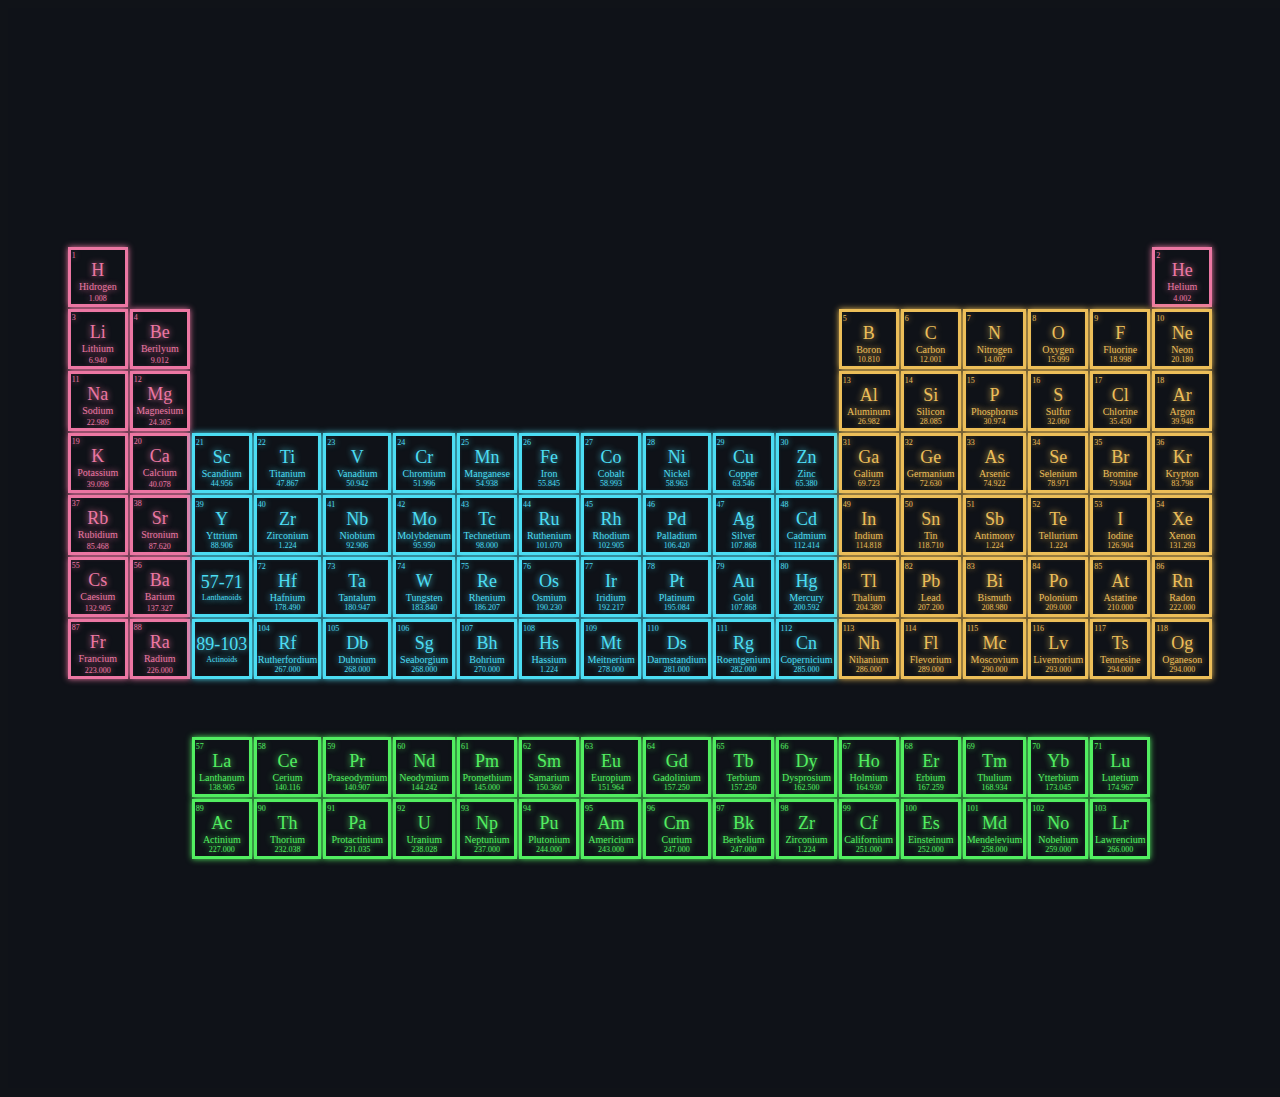
<file: periodicTable/index.html>
﻿<!DOCTYPE html>
<html lang="en">
<head>
	<meta charset="UTF-8">
	<meta name="viewport" content="width=device-width, initial-scale=1.0">
	<title>Periodic Table</title>
	<script src="https://ajax.googleapis.com/ajax/libs/jquery/3.6.0/jquery.min.js"></script>
	<link href="style.css" rel="stylesheet"/>
</head>
<body>
	<div id='dark'></div>
	<div id="tableDiv">
	</div>
		<script type="text/javascript" src="script.js"></script>
</body>
</html>
</file>
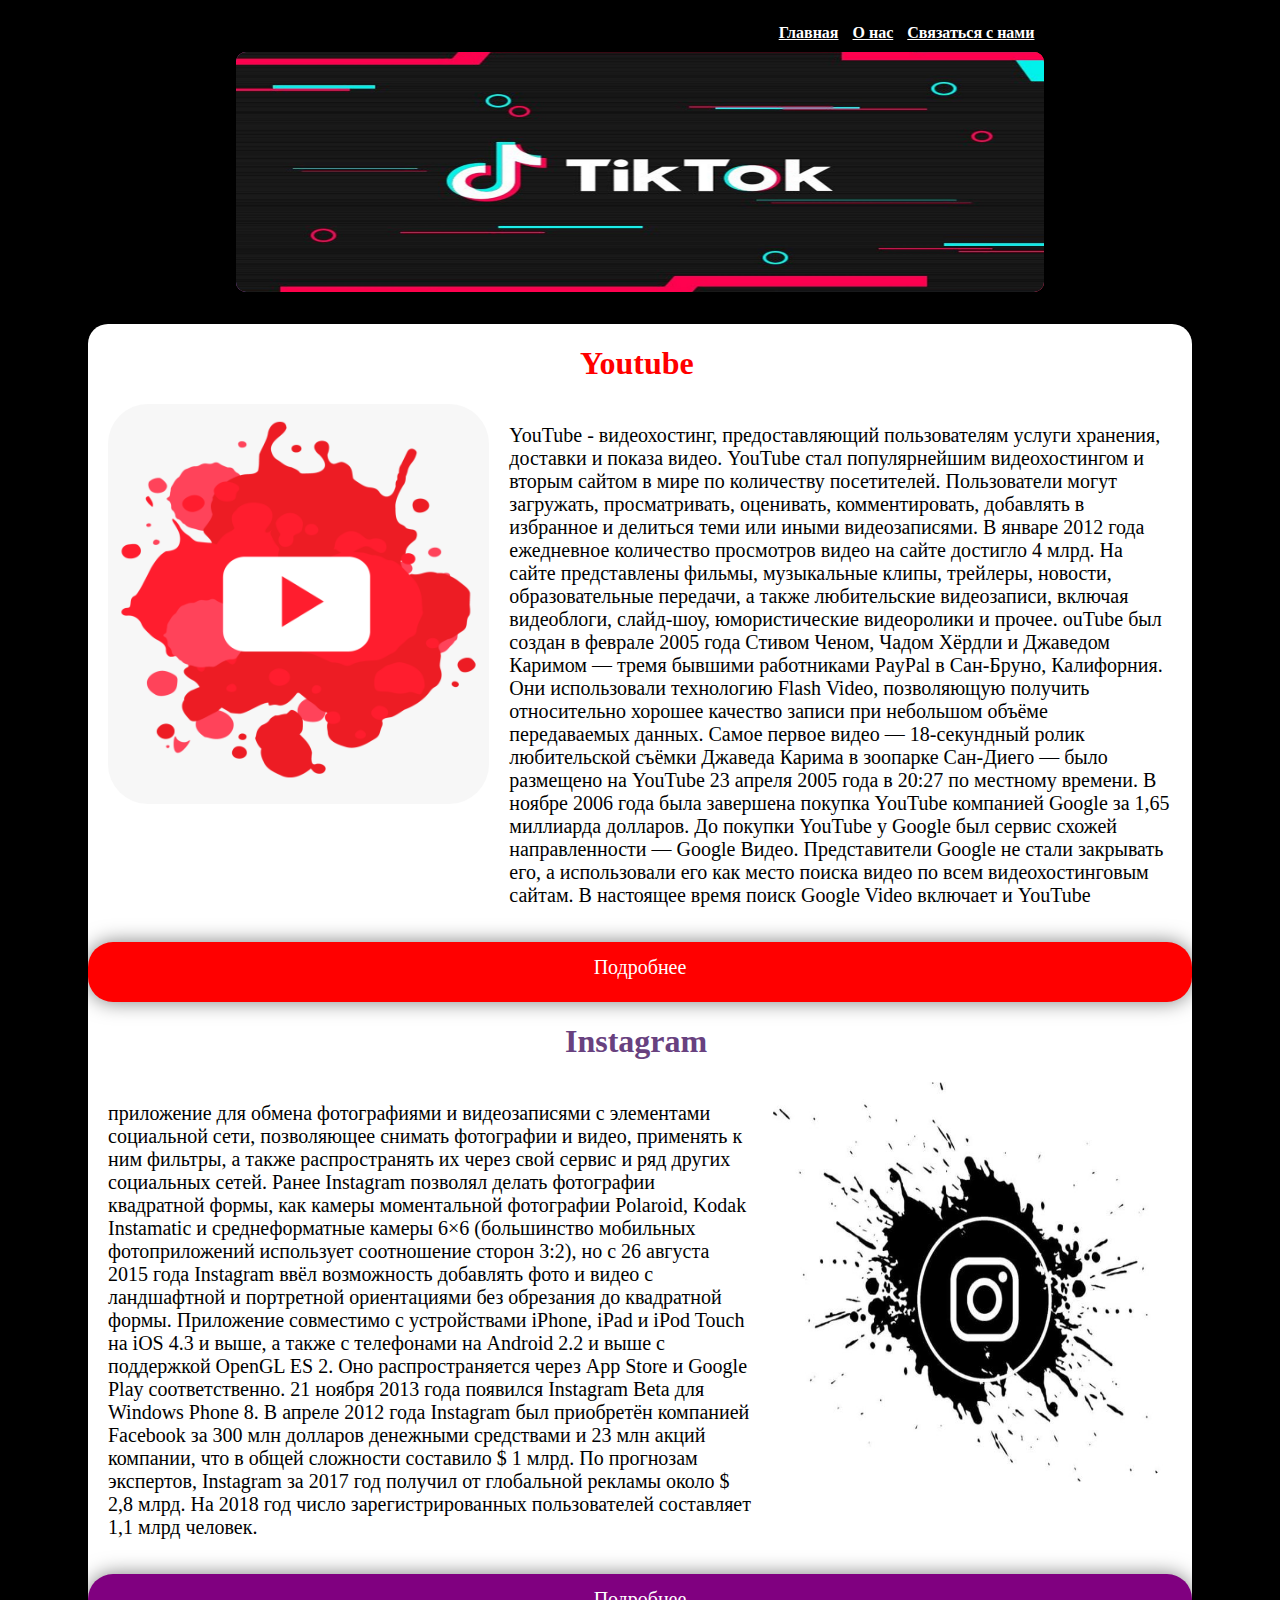
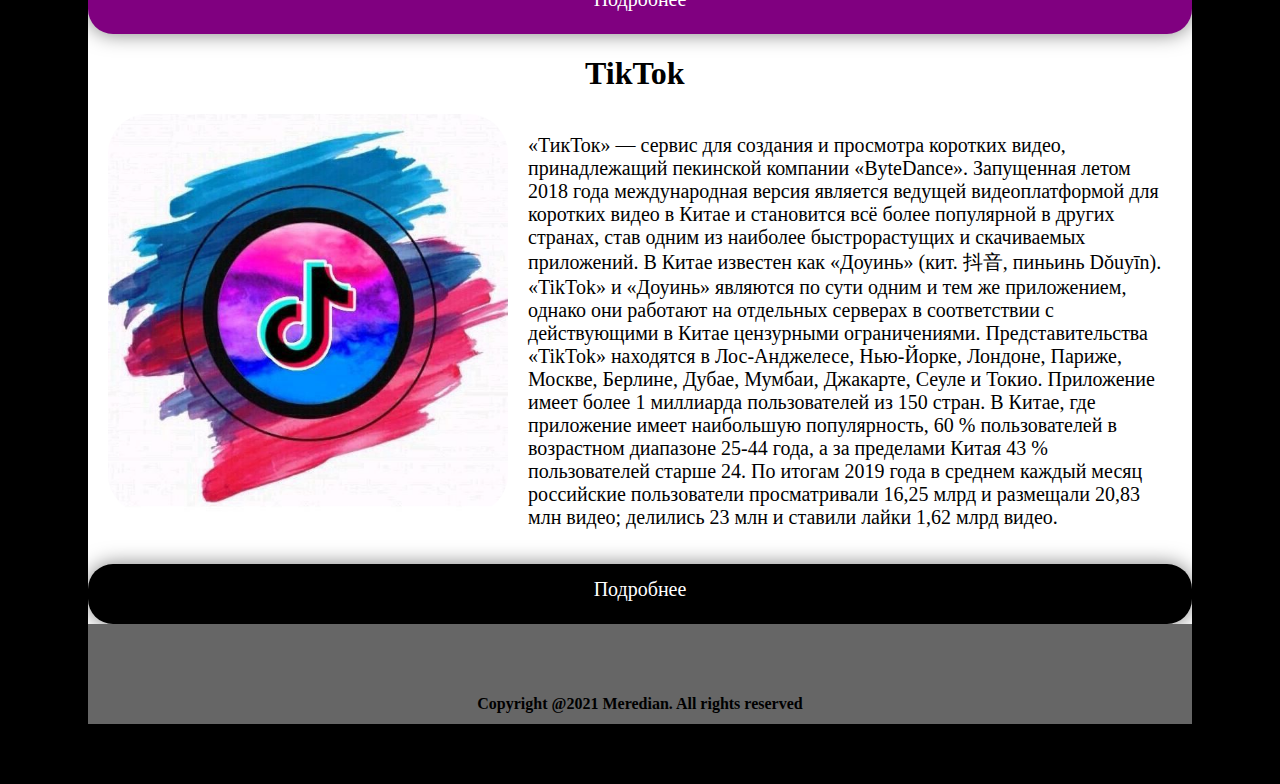
<file: social network/index.html>
<!DOCTYPE html>
<html lang="en">
<head>
	<meta charset="UTF-8">
	<meta name="viewport" content="width=device-width, initial-scale=1.0">
	<link rel="stylesheet" type="text/css" href="home.css">
	<title>Meridian</title>
</head>
<body>
	<header>
		<div id='headerLinks'>
			<table>
				<ul>
					<li><a href="">Главная</a></li>
					<li><a href="">О нас</a></li>
					<li><a href="">Связаться с нами</a></li>
				</ul>
			</table>
		 </div>
		   <div id='headerImage'>
             <img src="images/youtube.png">
             <img src="images/instagram.jpg">
             <img src="images/tiktok.jpg">
		   </div>
	</header>
	<main>
		<div id='mainYoutube'>
			<h1>Youtube</h1>
			<div id='content'>
			<img src="images/youtube1.png">
			<p>
				YouTube -  видеохостинг, предоставляющий пользователям услуги хранения, доставки и показа видео. YouTube стал популярнейшим видеохостингом и вторым сайтом в мире по количеству посетителей.
Пользователи могут загружать, просматривать, оценивать, комментировать, добавлять в избранное и делиться теми или иными видеозаписями. В январе 2012 года ежедневное количество просмотров видео на сайте достигло 4 млрд. На сайте представлены фильмы, музыкальные клипы, трейлеры, новости, образовательные передачи, а также любительские видеозаписи, включая видеоблоги, слайд-шоу, юмористические видеоролики и прочее. 
ouTube был создан в феврале 2005 года Стивом Ченом, Чадом Хёрдли и Джаведом Каримом — тремя бывшими работниками PayPal в Сан-Бруно, Калифорния. Они использовали технологию Flash Video, позволяющую получить относительно хорошее качество записи при небольшом объёме передаваемых данных.

Самое первое видео — 18-секундный ролик любительской съёмки Джаведа Карима в зоопарке Сан-Диего — было размещено на YouTube 23 апреля 2005 года в 20:27 по местному времени.
В ноябре 2006 года была завершена покупка YouTube компанией Google за 1,65 миллиарда долларов. До покупки YouTube у Google был сервис схожей направленности — Google Видео. Представители Google не стали закрывать его, а использовали его как место поиска видео по всем видеохостинговым сайтам. В настоящее время поиск Google Video включает и YouTube
			</p>
			</div>
        <a href="youtube.html">Подробнее</a>	
    </div>
		<div id='mainInstagram'>
			<h1>Instagram</h1>
			<div id='content'>
			<p>
				приложение для обмена фотографиями и видеозаписями с элементами социальной сети, позволяющее снимать фотографии и видео, применять к ним фильтры, а также распространять их через свой сервис и ряд других социальных сетей. Ранее Instagram позволял делать фотографии квадратной формы, как камеры моментальной фотографии Polaroid, Kodak Instamatic и среднеформатные камеры 6×6 (большинство мобильных фотоприложений использует соотношение сторон 3:2), но с 26 августа 2015 года Instagram ввёл возможность добавлять фото и видео с ландшафтной и портретной ориентациями без обрезания до квадратной формы.
				Приложение совместимо с устройствами iPhone, iPad и iPod Touch на iOS 4.3 и выше, а также с телефонами на Android 2.2 и выше с поддержкой OpenGL ES 2. Оно распространяется через App Store и Google Play соответственно. 21 ноября 2013 года появился Instagram Beta для Windows Phone 8.
				В апреле 2012 года Instagram был приобретён компанией Facebook за 300 млн долларов денежными средствами и 23 млн акций компании, что в общей сложности составило $ 1 млрд.

По прогнозам экспертов, Instagram за 2017 год получил от глобальной рекламы около $ 2,8 млрд.

На 2018 год число зарегистрированных пользователей составляет 1,1 млрд человек.
			</p>
			<img src="images/instagram1.jpg">
			</div>
<a href="instagram.html">Подробнее</a>
		</div>


		<div id='mainTiktok'>
			<h1>TikTok</h1>
			<div id='content'>
			<img src="images/tiktok1.jpg">
			<p>
				«ТикТок» — сервис для создания и просмотра коротких видео, принадлежащий пекинской компании «ByteDance». Запущенная летом 2018 года международная версия является ведущей видеоплатформой для коротких видео в Китае и становится всё более популярной в других странах, став одним из наиболее быстрорастущих и скачиваемых приложений.

В Китае известен как «Доуинь» (кит. 抖音, пиньинь Dǒuyīn). «TikTok» и «Доуинь» являются по сути одним и тем же приложением, однако они работают на отдельных серверах в соответствии с действующими в Китае цензурными ограничениями. Представительства «TikTok» находятся в Лос-Анджелесе, Нью-Йорке, Лондоне, Париже, Москве, Берлине, Дубае, Мумбаи, Джакарте, Сеуле и Токио.

Приложение имеет более 1 миллиарда пользователей из 150 стран. В Китае, где приложение имеет наибольшую популярность, 60 % пользователей в возрастном диапазоне 25-44 года, а за пределами Китая 43 % пользователей старше 24. По итогам 2019 года в среднем каждый месяц российские пользователи просматривали 16,25 млрд и размещали 20,83 млн видео; делились 23 млн и ставили лайки 1,62 млрд видео.

			</p>
			</div>
<a href="tiktok.html">Подробнее</a>
		</div>
	</main>
	<footer>
			<h4>Copyright @2021 Meredian. All rights reserved</h4>
	</footer>
</body>
</html>
</file>
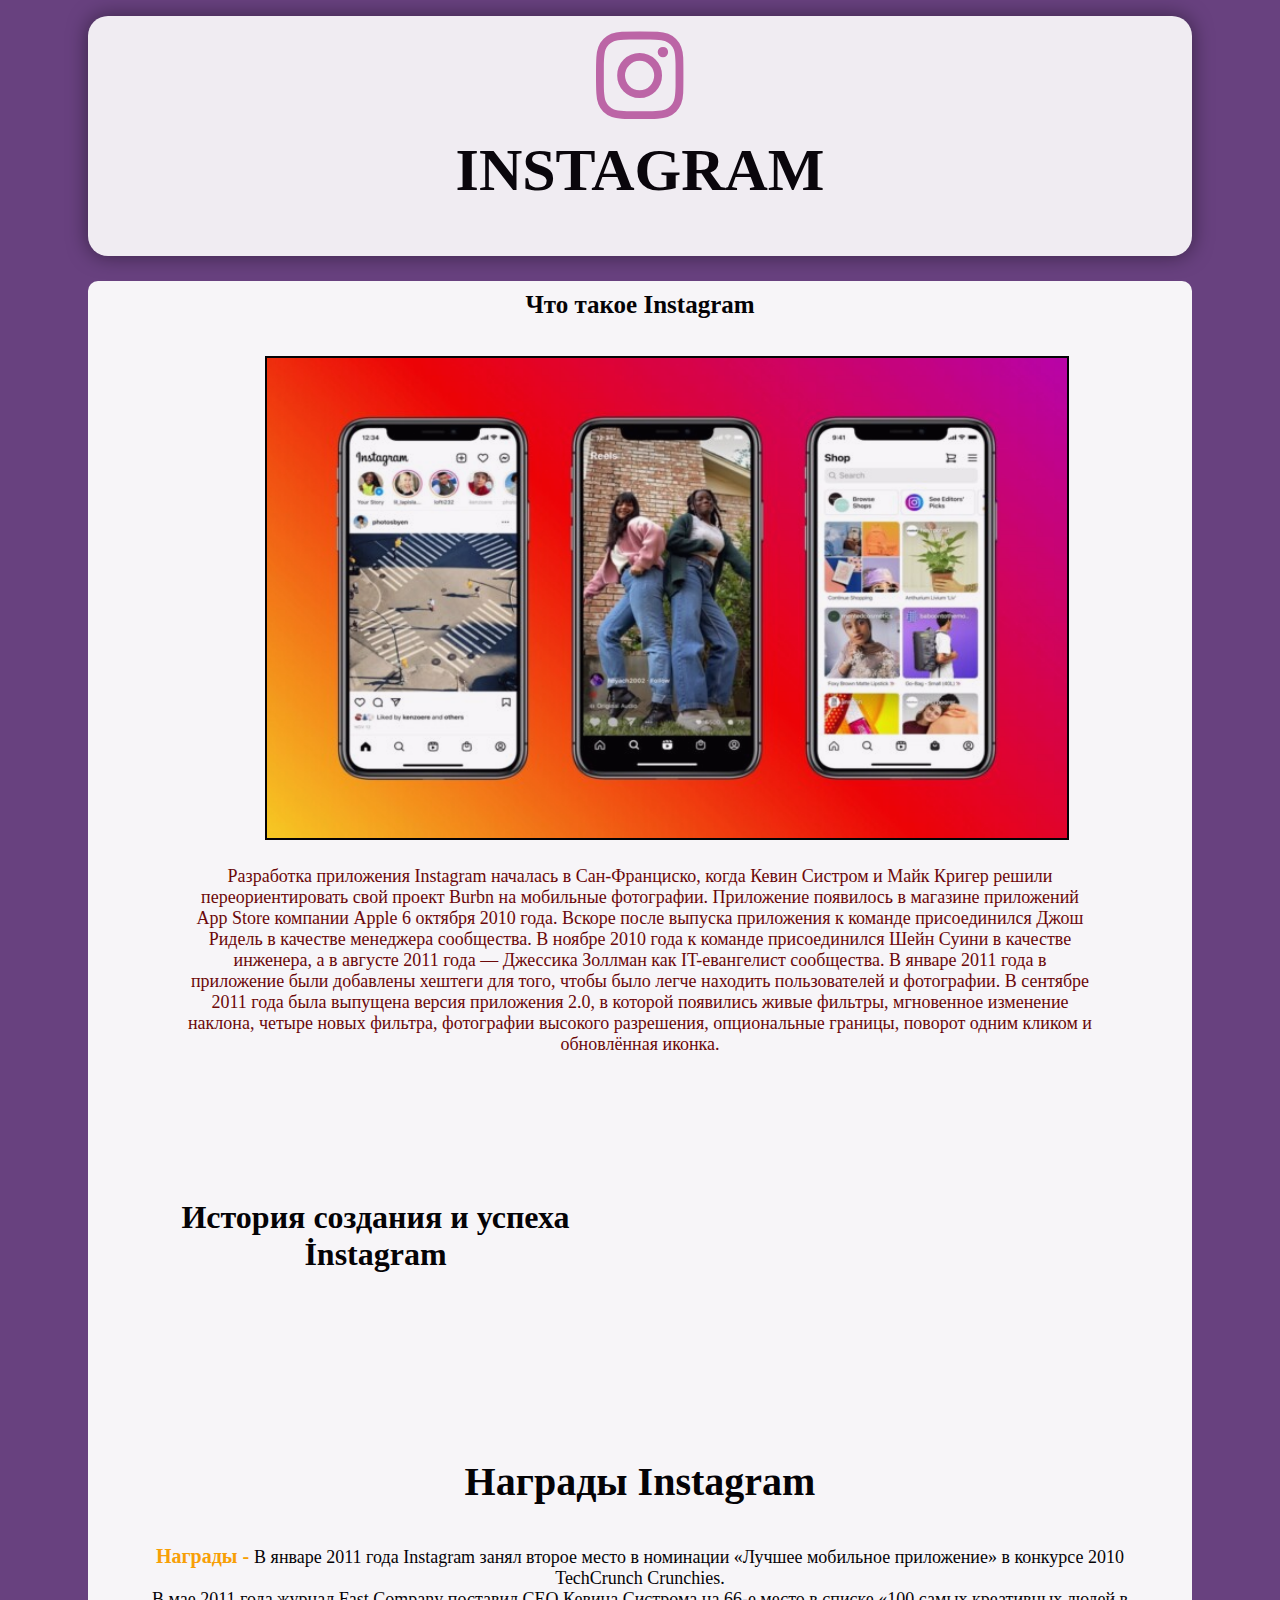
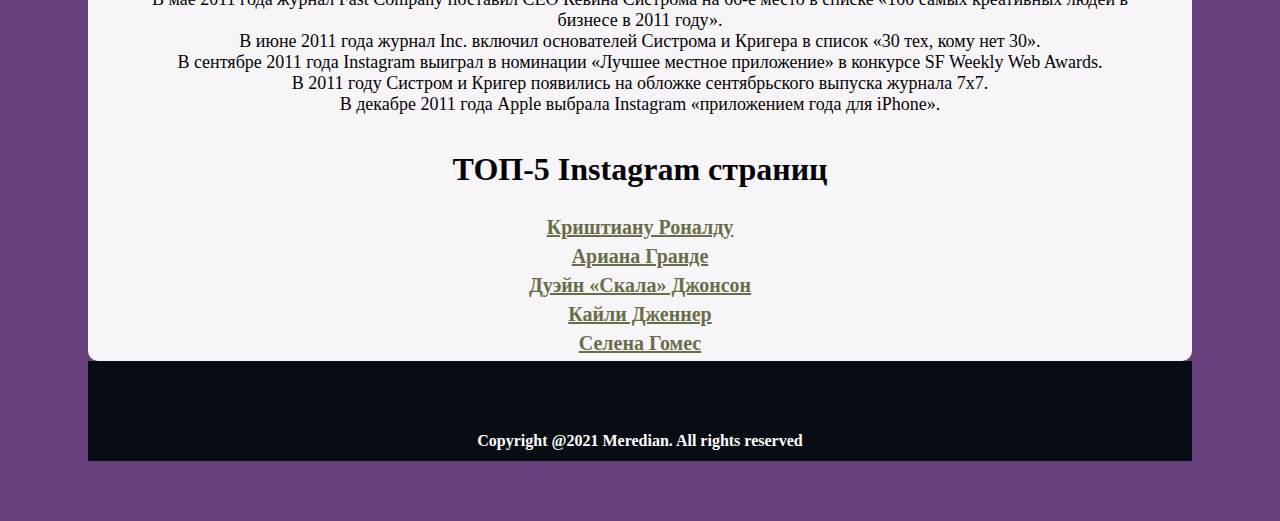
<file: social network/instagram.html>
<!DOCTYPE html>
<html lang="en">
<head>
	<meta charset="UTF-8">
	<meta name="viewport" content="width=device-width, initial-scale=1.0">
	<link rel="stylesheet" type="text/css" href="instagram.css">
	<link rel="stylesheet"  href="https://pro.fontawesome.com/releases/v5.10.0/css/all.css">
	<title>Instagram</title>
</head>
<body>
	<header>
		<div>
		    <a href="https://instagram.com" class="fab fa-instagram"></a>
			<h1>INSTAGRAM</h1>
		</div>
	</header>
	<main>
       <div id="aboutInstagram">
       	  <h3>Что такое Instagram</h3>
       	  <img src="images/instagramscreen.jpg">
       	  <p>Разработка приложения Instagram началась в Сан-Франциско, когда Кевин Систром и Майк Кригер решили переориентировать свой проект Burbn на мобильные фотографии. Приложение появилось в магазине приложений App Store компании Apple 6 октября 2010 года.

Вскоре после выпуска приложения к команде присоединился Джош Ридель в качестве менеджера сообщества. В ноябре 2010 года к команде присоединился Шейн Суини в качестве инженера, а в августе 2011 года — Джессика Золлман как IT-евангелист сообщества.

В январе 2011 года в приложение были добавлены хештеги для того, чтобы было легче находить пользователей и фотографии.

В сентябре 2011 года была выпущена версия приложения 2.0, в которой появились живые фильтры, мгновенное изменение наклона, четыре новых фильтра, фотографии высокого разрешения, опциональные границы, поворот одним кликом и обновлённая иконка.</p>
       </div>
       <div id='instagramMedia'>
       	<h1>История создания и успеха İnstagram</h1>
       <iframe width="560" height="315" src="https://www.youtube.com/embed/1ObrC_OeqLA" title="YouTube video player" frameborder="0" allow="accelerometer; autoplay; clipboard-write; encrypted-media; gyroscope; picture-in-picture" allowfullscreen></iframe>
       </div>
       <div id='instagramCreate'>
       	<h1>Награды Instagram</h1>
       	<p>
       		<span>Награды - </span> В январе 2011 года Instagram занял второе место в номинации «Лучшее мобильное приложение» в конкурсе 2010 TechCrunch Crunchies.<br>
В мае 2011 года журнал Fast Company поставил CEO Кевина Систрома на 66-е место в списке «100 самых креативных людей в бизнесе в 2011 году».<br>
В июне 2011 года журнал Inc. включил основателей Систрома и Кригера в список «30 тех, кому нет 30».<br>
В сентябре 2011 года Instagram выиграл в номинации «Лучшее местное приложение» в конкурсе SF Weekly Web Awards.<br>
В 2011 году Систром и Кригер появились на обложке сентябрьского выпуска журнала 7x7.<br>
В декабре 2011 года Apple выбрала Instagram «приложением года для iPhone».
       	</p>
       </div>
       <div id='instagramStatistic'>
       	<h1>ТОП-5 Instagram страниц</h1>
       	<table>
       		<tr>
       			<th><a href="https://www.instagram.com/cristiano/?hl=ru">Криштиану Роналду</a></th>
       		</tr>
       		<tr>
       			<th><a href="https://www.instagram.com/arianagrande/?hl=ru">Ариана Гранде</a></th>
       		</tr>
       		<tr>
       			<th><a href="https://www.instagram.com/therock/?hl=ru">Дуэйн «Скала» Джонсон</a></th>
       		</tr>
       		<tr>
       			<th><a href="https://www.instagram.com/kyliejenner/?hl=ru">Кайли Дженнер</a></th>
       		</tr>
       		<tr>
       			<th><a href="https://www.instagram.com/selenagomez/?hl=ru">Селена Гомес</a></th>
       		</tr>
       	</table>
       </div>
	</main>
	<footer>
			<h4>Copyright @2021 Meredian. All rights reserved</h4>
	</footer>
</body>
</html>
</file>
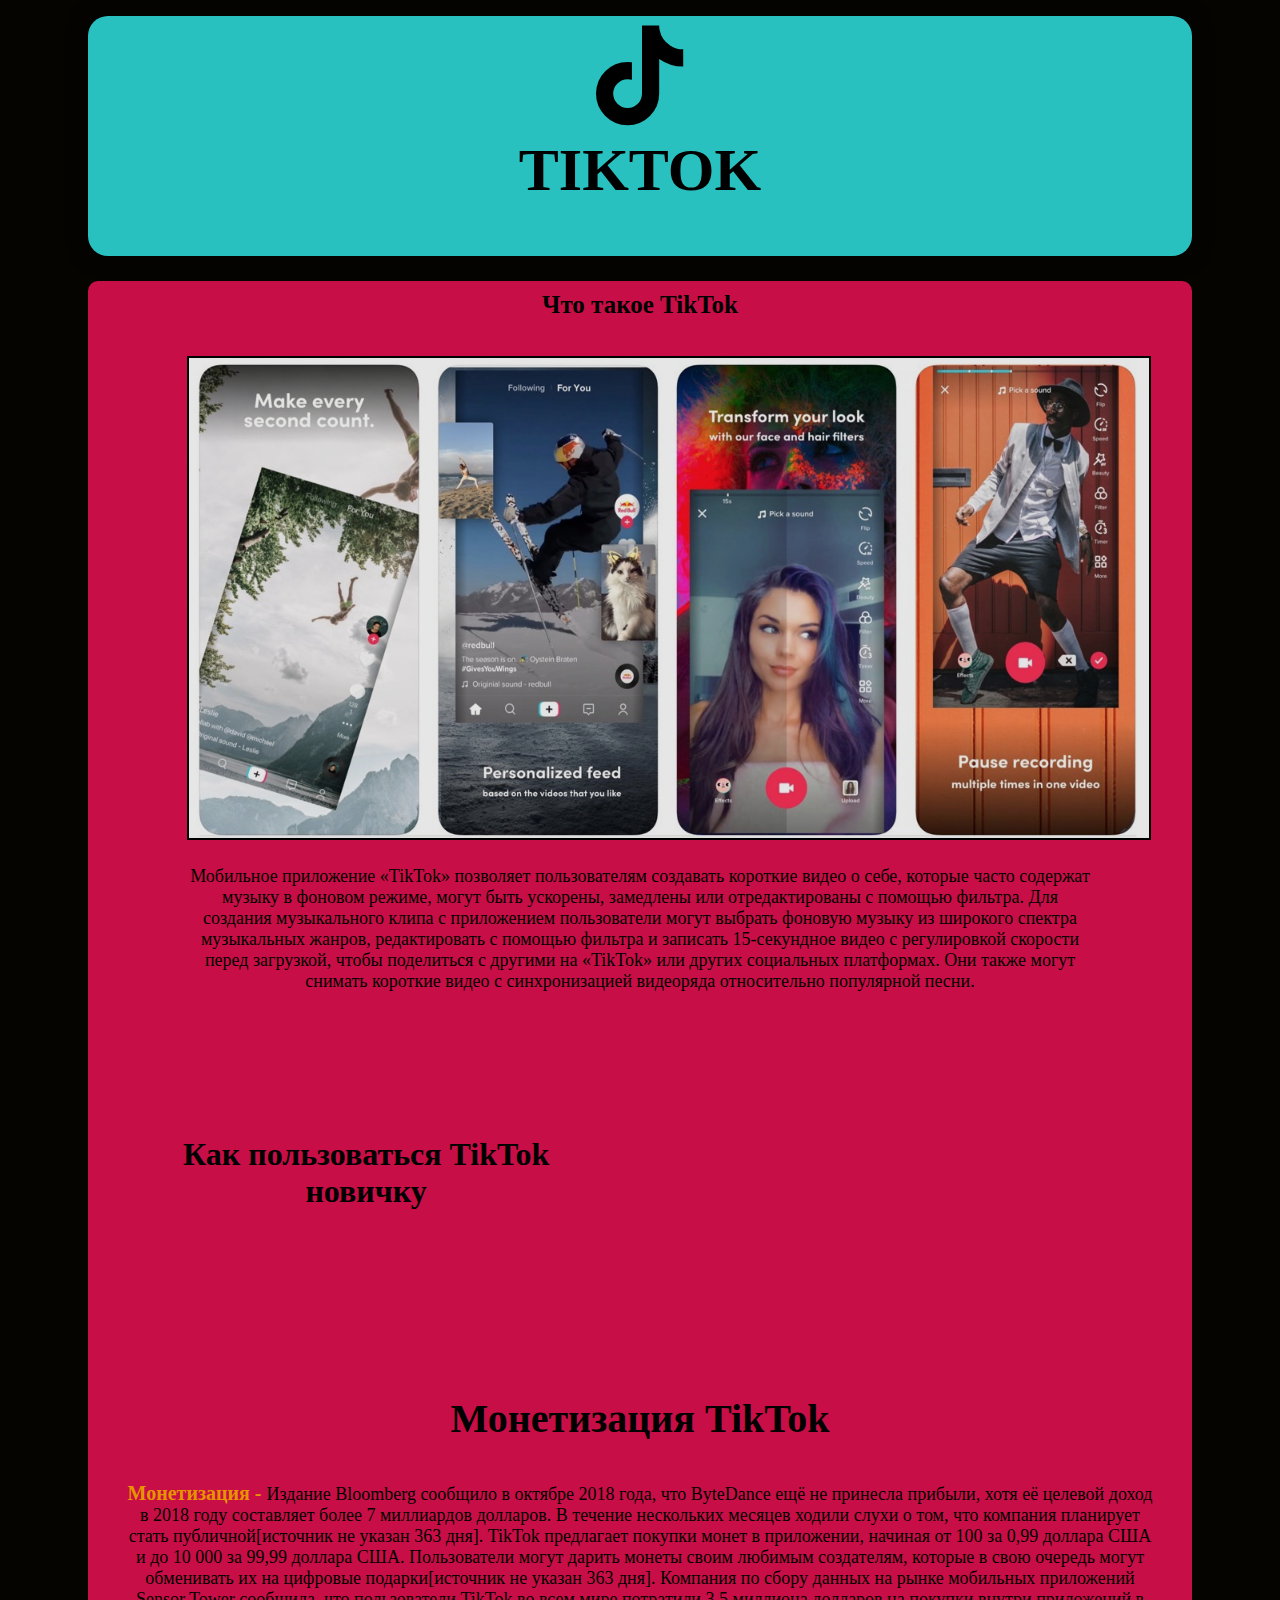
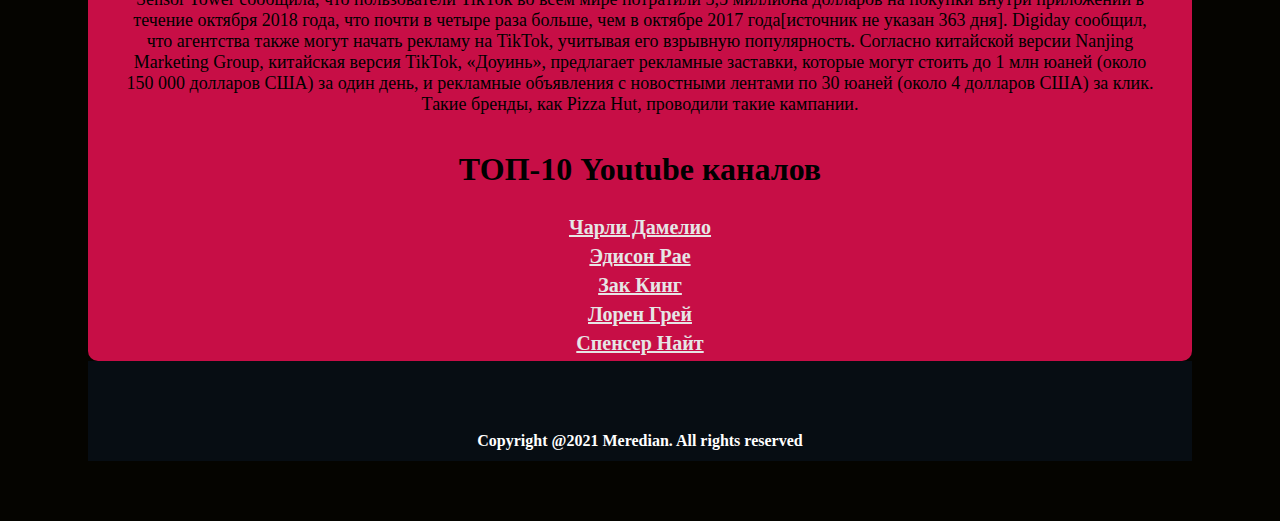
<file: social network/tiktok.html>
<!DOCTYPE html>
<html lang="en">
<head>
	<meta charset="UTF-8">
	<meta name="viewport" content="width=device-width, initial-scale=1.0">
	<link rel="stylesheet" type="text/css" href="tiktok.css">
	<link rel="stylesheet" href="https://cdnjs.cloudflare.com/ajax/libs/font-awesome/5.15.3/css/all.min.css" />
	<title>TikTok</title>
</head>
<body>
	<header>
		<div>
		    <a href="https://tiktok.com" class="fab fa-tiktok"></a>
			<h1 >TIKTOK</h1>
		</div>
	</header>
	<main>
       <div id="aboutTiktok">
       	  <h3>Что такое TikTok</h3>
       	  <img src="images/tiktokscreen.jpg">
       	  <p>Мобильное приложение «TikTok» позволяет пользователям создавать короткие видео о себе, которые часто содержат музыку в фоновом режиме, могут быть ускорены, замедлены или отредактированы с помощью фильтра. Для создания музыкального клипа с приложением пользователи могут выбрать фоновую музыку из широкого спектра музыкальных жанров, редактировать с помощью фильтра и записать 15-секундное видео с регулировкой скорости перед загрузкой, чтобы поделиться с другими на «TikTok» или других социальных платформах. Они также могут снимать короткие видео с синхронизацией видеоряда относительно популярной песни.</p>
       </div>
       <div id='tiktokMedia'>
       	<h1>Как пользоваться TikTok новичку</h1>
       <iframe width="560" height="315" src="https://www.youtube.com/embed/8JZ5T_Mth9E" title="YouTube video player" frameborder="0" allow="accelerometer; autoplay; clipboard-write; encrypted-media; gyroscope; picture-in-picture" allowfullscreen></iframe>
       </div>
       <div id='tiktokCreate'>
       	<h1>Монетизация TikTok</h1>
       	<p>
       		<span>Монетизация - </span> Издание Bloomberg сообщило в октябре 2018 года, что ByteDance ещё не принесла прибыли, хотя её целевой доход в 2018 году составляет более 7 миллиардов долларов. В течение нескольких месяцев ходили слухи о том, что компания планирует стать публичной[источник не указан 363 дня].

TikTok предлагает покупки монет в приложении, начиная от 100 за 0,99 доллара США и до 10 000 за 99,99 доллара США. Пользователи могут дарить монеты своим любимым создателям, которые в свою очередь могут обменивать их на цифровые подарки[источник не указан 363 дня]. Компания по сбору данных на рынке мобильных приложений Sensor Tower сообщила, что пользователи TikTok во всем мире потратили 3,5 миллиона долларов на покупки внутри приложений в течение октября 2018 года, что почти в четыре раза больше, чем в октябре 2017 года[источник не указан 363 дня].

Digiday сообщил, что агентства также могут начать рекламу на TikTok, учитывая его взрывную популярность. Согласно китайской версии Nanjing Marketing Group, китайская версия TikTok, «Доуинь», предлагает рекламные заставки, которые могут стоить до 1 млн юаней (около 150 000 долларов США) за один день, и рекламные объявления с новостными лентами по 30 юаней (около 4 долларов США) за клик. Такие бренды, как Pizza Hut, проводили такие кампании.
       	</p>
       </div>
       <div id='tiktokStatistic'>
       	<h1>ТОП-10 Youtube каналов</h1>
       	<table>
       		<tr>
       			<th><a href="https://TIKTOK.COM/@CHARLIDAMELIO">Чарли Дамелио</a></th>
       		</tr>
       		<tr>
       			<th><a href="https://TIKTOK.COM/@ADDISONRE">Эдисон Рае</a></th>
       		</tr>
       		<tr>
       			<th><a href="https://TIKTOK.COM/@ZACHKING/">Зак Кинг</a></th>
       		</tr>
       		<tr>
       			<th><a href="https://TIKTOK.COM/@LORENGRAY">Лорен Грей</a></th>
       		</tr>
       		<tr>
       			<th><a href="https://TIKTOK.COM/@SPENCERX">Спенсер Найт</a></th>
       		</tr>
       	</table>
       </div>
	</main>
	<footer>
			<h4>Copyright @2021 Meredian. All rights reserved</h4>
	</footer>
</body>
</html>
</file>
<file: periodicTable/style.css>
html, body {
    background: #101318;
    text-shadow: 0 0 0.4vw currentColor margin: 0;
    height: 110%;
}

#dark {
    position: absolute;
    background: #101318;
    height: 120%;
    width: 100%;
    opacity: 0.7;
    z-index: 0;
}

#tableDiv {
    height: 100%;
    display: flex;
    justify-content: center;
    align-items: center;
}


td {
    position: relative;
    width: 52px;
    height: 52px;
    z-index: 0;
    user-select: none;
}

.sElementsTd {
    box-shadow: 0 0 6px #ec77a3;
    border: 3px solid #ec77a3;
}

    .sElementsTd > p {
        color: #ec77a3;
        text-shadow: 0 0 6px #ec77a3;
        margin: 0px;
        padding: 0px;
    }

td :nth-child(1) {
    font-size: 8px;
}

td :nth-child(2) {
    font-size: 18px;
    text-align: center;
}

td :nth-child(3) {
    font-size: 10px;
    text-align: center;
    margin-bottom: 2px;
}

td :nth-child(4) {
    font-size: 8px;
    text-align: center;
}

.pElementsTd {
    box-shadow: 0 0 6px #ecbe59;
    border: 3px solid #ecbe59;
}

    .pElementsTd > p {
        color: #ecbe59;
        text-shadow: 0 0 6px #ecbe59;
        margin: 0px;
        padding: 0px;
    }


.dElementsTd {
    box-shadow: 0 0 6px #4cddf3;
    border: 3px solid #4cddf3;
}

    .dElementsTd > p {
        color: #4cddf3;
        text-shadow: 0 0 6px #4cddf3;
        margin: 0px;
        padding: 0px;
    }

.fElementsTd {
    box-shadow: 0 0 6px #52ee61;
    border: 3px solid #52ee61;
}

    .fElementsTd > p {
        color: #52ee61;
        text-shadow: 0 0 6px #52ee61;
        margin: 0px;
        padding: 0px;
    }


@keyframes moving {
    100% {
        transform: rotate(-360deg);
    }
}

.orbit {
    position: relative;
    height: 60px;
    width: 60px;
    border-radius: 50%;
    background: #101318;
    display: none;
}

.electron {
    position: absolute;
    background: #101318;
    top: 5px;
    left: 5px;
    height: 4px;
    width: 4px;
    border-radius: 50%;
    transform-origin: 25px 25px;
    display: none;
}

.sElementsOrbit {
    border: 2px solid #ec77a3;
}

.sElementsElectron {
    border: 1px solid #ec77a3;
}

.pElementsOrbit {
    border: 2px solid #ecbe59;
}

.pElementsElectron {
    border: 1px solid #ecbe59;
}

.dElementsOrbit {
    border: 2px solid #4cddf3;
}

.dElementsElectron {
    border: 1px solid #4cddf3;
}

.fElementsOrbit {
    border: 2px solid #52ee61;
}

.fElementsElectron {
    border: 1px solid #52ee61;
}

.sElectron {
    animation: moving 4s infinite linear;
}

.pElectron {
    animation: moving 6s infinite linear;
}

.dElectron {
    animation: moving 8s infinite linear;
}

.fElectron {
    animation: moving 10s infinite linear;
}
</file>
<file: social network/home.css>
body{
	display: flex;
	flex-direction: column;
	background-color: black;
}

header {
    width: 80%;
    margin-left: 10%;
	height: 300px;
}

#headerLinks {
	text-align: right;
	margin: 0% 10% 0 10%;
}

#headerLinks > ul {
  margin-bottom: 0px;

}

#headerLinks > ul > li{
  display: inline;
  margin-right: 10px;

}

#headerLinks > ul > li > a{
  color: white;
  font-weight: bold;
}

#headerImage {
	position: relative;
	margin: 1% 10% 0 10%;
}

#headerImage > img {
	position: absolute;
	 width: 100%;
	 height: 240px;
	 animation-name: headerImage; 
	 animation-duration: 15s; 
	 animation-iteration-count: infinite;
	 border-radius: 10px;
}

#headerImage > img:nth-child(1) { animation-delay: 0s; }
#headerImage > img:nth-child(2) { animation-delay: 5s; }
#headerImage > img:nth-child(3) { animation-delay: 10s; }

@keyframes headerImage {
  0% { opacity: 0; }
  11.11% { opacity: 1; }
  33.33% { opacity: 1; }
  44.44% { opacity: 0; }
  100% { opacity: 0; }
}

main {
	position: relative;
	background-color: white;;
	height: auto;
	border-radius: 20px 20px 0 0;
	margin: 1em 5em 0 5em;
}

main > div {
	display: inline-block;
	width: 100%;
}

main > div > h1 {
	border-radius: 10px;
	 margin-left: auto;
    margin-right: auto;
}

main > div > a {
	display: block;
	text-align: center;
	line-height: 2.5em;
	width: 100%;
	height: 3em;
	color: white;
	font-size: 20px;
	text-decoration: none;
	box-shadow: 0 0 20px rgba(0,0,0,0.5);
	border-radius: 25px;
	margin-top: 15px;
}


#mainYoutube > h1 {
	color: #FF0000;
    width: 120px
}

#content {
	display: flex;
	justify-content: space-between;
}

#mainYoutube > #content > img {
	height: 400px;
	width: 400px;
	border-radius: 40px;
	margin-left: 20px;
} 

#mainYoutube > #content > p {
	margin-left: 20px;
	margin-right: 20px;
	font-size: 20px;
}

#mainYoutube  > a {
	background-color: red;
}


@media screen and (max-width:660px)
{
  main > div > #content {
	display: flex;
	flex-direction: column;	
  align-items: flex-start;
}
     
}


#mainInstagram > h1 {
	  color: #68417F;
    width: 150px
}

#content {
	display: flex;
	justify-content: space-between;
}

#mainInstagram > #content > img {
	height: 400px;
	width: 400px;
	border-radius: 40px;
	margin-right: 20px;
} 

#mainInstagram > #content > p {
	margin-right: 20px;
	margin-left: 20px;
	font-size: 20px;
}

#mainInstagram > a {
	background-color: purple;
}



#mainTiktok > h1 {
	color: black;
    width: 110px
}

#content {
	display: flex;
	justify-content: space-between;
}

#mainTiktok > #content > img {
	height: 400px;
	width: 400px;
	border-radius: 40px;
	margin-left: 20px;
} 

#mainTiktok > #content > p {
	margin-right: 20px;
	margin-left: 20px;
	font-size: 20px;
}

#mainTiktok > a {
	background-color: black;
}

footer{
	display: flex;
	justify-content: safe center;
	margin: 0 5em 0 5em;
	height: 100px;
	background-color:grey;
	opacity: 0.8;
}

footer > h4 {
	position: relative;
	color: black;
	border-bottom: 5px;
	margin: 0;
	line-height: 10em;
}
</file>
<file: social network/instagram.css>
body{
	background-color: #68417F;
}

main{
	background-color: white;
	margin: 1em 5em 0 5em;
	opacity: 0.95;
}

header {
	background-color: white;
	margin: 1em 5em 0 5em;
	border-radius: 20px;
	box-shadow: 0 0 20px rgba(0,0,0,0.5);
	opacity: 0.9;
	transition: all 0.3s ease;
}

header:hover {
	background-color: black
	opacity: 1;
}

header > div {
	position: relative;
	display: inline-block;
	text-align: center;
	width: 100%;
	height: 15em;

}

header > div > h1 {
	position: relative;
	font-size: 60px;
	margin: 0;

}

@media screen and (max-width:660px)
{
  header > div > h1 {
	font-size: 50px;
}
}

header > div > a {
	position: relative;
	font-size: 100px;
	text-decoration: none;
	margin: 10px;
	color: #C66AAB;
}

main {
	border-radius: 10px;
}
#aboutInstagram > h3 {
  position: relative;
  text-align: center;
  top: 10px;
  font-size: 25px;
}



#aboutInstagram > img {
width: 50em;
height: 30em;
margin: 2% 16% 0 16%;
border: 2px solid black;
}

@media screen and (max-width:660px)
{
   #aboutInstagram >img {
	display: flex;
	flex-direction: column;	
  align-items: flex-start;
  margin:0;
  width: 100%;
  height: 10%;
}
}

#aboutInstagram > p {
text-align: center;
margin: 2% 9% 0 9%;
font-size: 18px;
font-family: tahoma;
color: #6C0503;
}



#instagramMedia {
	display: flex;
	justify-content: space-between;
	margin-top: 3em;
}

#instagramMedia > h1 {
	text-align: center;
	margin: 3em 2em 0 2em;
	margin-left: 2em;
}

#instagramMedia > iframe {
	margin-right: 4em;
}

@media screen and (max-width:660px)
{
   #instagramMedia {
	display: flex;
	flex-direction: column;	
  align-items: flex-start;
}
#instagramMedia > iframe {
	width: 100%;
}

}
#instagramCreate{
	text-align: center;
}

#instagramCreate >h1 {
    position: relative;
	font-size: 40px;
	margin: 1em;
}

#instagramCreate > p {
	margin: 2em;
	font-size: 18px;
	font-family: tahoma;
}

#instagramCreate > p > span {
	color: orange;
	font-size: 20px;
	font-weight: bold;
}

#instagramStatistic > h1 {
  text-align: center;
}


#instagramStatistic > table {
	width: 100%;
}
#instagramStatistic > table , tr , th {
  font-size: 20px;;
  padding: 2px 0 2px 0;
}

#instagramStatistic > table , tr , th , a {
  color: #6A7045;
  font-family: tahoma;
}

footer{
	display: flex;
	justify-content: safe center;
	margin: 0 5em 0 5em;
	height: 100px;
	background-color:#070D13;
}

footer > h4 {
	position: relative;
	color: white;
	border-bottom: 5px;
	margin: 0;
	line-height: 10em;
}
</file>
<file: social network/tiktok.css>
body{
	background-color: #050400;
}

main{
	background-color: #DD104E;
	margin: 1em 5em 0 5em;
	opacity: 0.95;
}

header {
	background-color: #2ED6D5;
	margin: 1em 5em 0 5em;
	border-radius: 20px;
	box-shadow: 0 0 20px rgba(0,0,0,0.5);
	opacity: 0.9;
	transition: all 0.3s ease;
}

header:hover {
	background-color: black
	opacity: 1;
}

header > div {
	position: relative;
	display: inline-block;
	text-align: center;
	width: 100%;
	height: 15em;

}

header > div > h1 {
	position: relative;
	font-size: 60px;
	margin: 0;

}

header > div > a {
	position: relative;
	font-size: 100px;
	text-decoration: none;
	margin: 10px;
	color: black;
}

main {
	border-radius: 10px;
	opacity: 0.9;
}
#aboutTiktok > h3 {
  position: relative;
  text-align: center;
  top: 10px;
  font-size: 25px;
}

#aboutTiktok > img {
width: 60em;
height: 30em;
margin: 2% 9% 0 9%;
border: 2px solid black;
}


#aboutTiktok > p {
text-align: center;
margin: 2% 9% 0 9%;
font-size: 18px;
font-family: tahoma;

}

@media screen and (max-width:660px)
{
  #aboutTiktok>img {
	display: flex;
	flex-direction: column;	
  align-items: flex-start;
  margin:0;
  width: 100%;
  height: 10%;
}
}

#tiktokMedia {
	display: flex;
	justify-content: space-between;
	margin-top: 3em;
}

#tiktokMedia > h1 {
	text-align: center;
	margin: 3em 2em 0 2em;
	margin-left: 2em;
}

#tiktokMedia > iframe {
	margin-right: 4em;
}

@media screen and (max-width:660px)
{
   #tiktokMedia {
	display: flex;
	flex-direction: column;	
  align-items: flex-start;
}
#tiktokMedia> iframe {
	width: 100%;
}
}

#tiktokCreate{
	text-align: center;
}

#tiktokCreate >h1 {
    position: relative;
	font-size: 40px;
	margin: 1em;
}



#tiktokCreate > p {
	margin: 2em;
	font-size: 18px;
	font-family: tahoma;
}

#tiktokCreate > p > span {
	color: orange;
	font-size: 20px;
	font-weight: bold;
}

#tiktokStatistic > h1 {
  text-align: center;
}


#tiktokStatistic > table {
	width: 100%;
}
#tiktokStatistic > table , tr , th {
  font-size: 20px;;
  padding: 2px 0 2px 0;
}

#tiktokStatistic > table , tr , th , a {
  color: white;
  font-family: tahoma;
}

footer{
	display: flex;
	justify-content: safe center;
	margin: 0 5em 0 5em;
	height: 100px;
	background-color:#070D13;
}

footer > h4 {
	position: relative;
	color: white;
	border-bottom: 5px;
	margin: 0;
	line-height: 10em;
}
</file>
